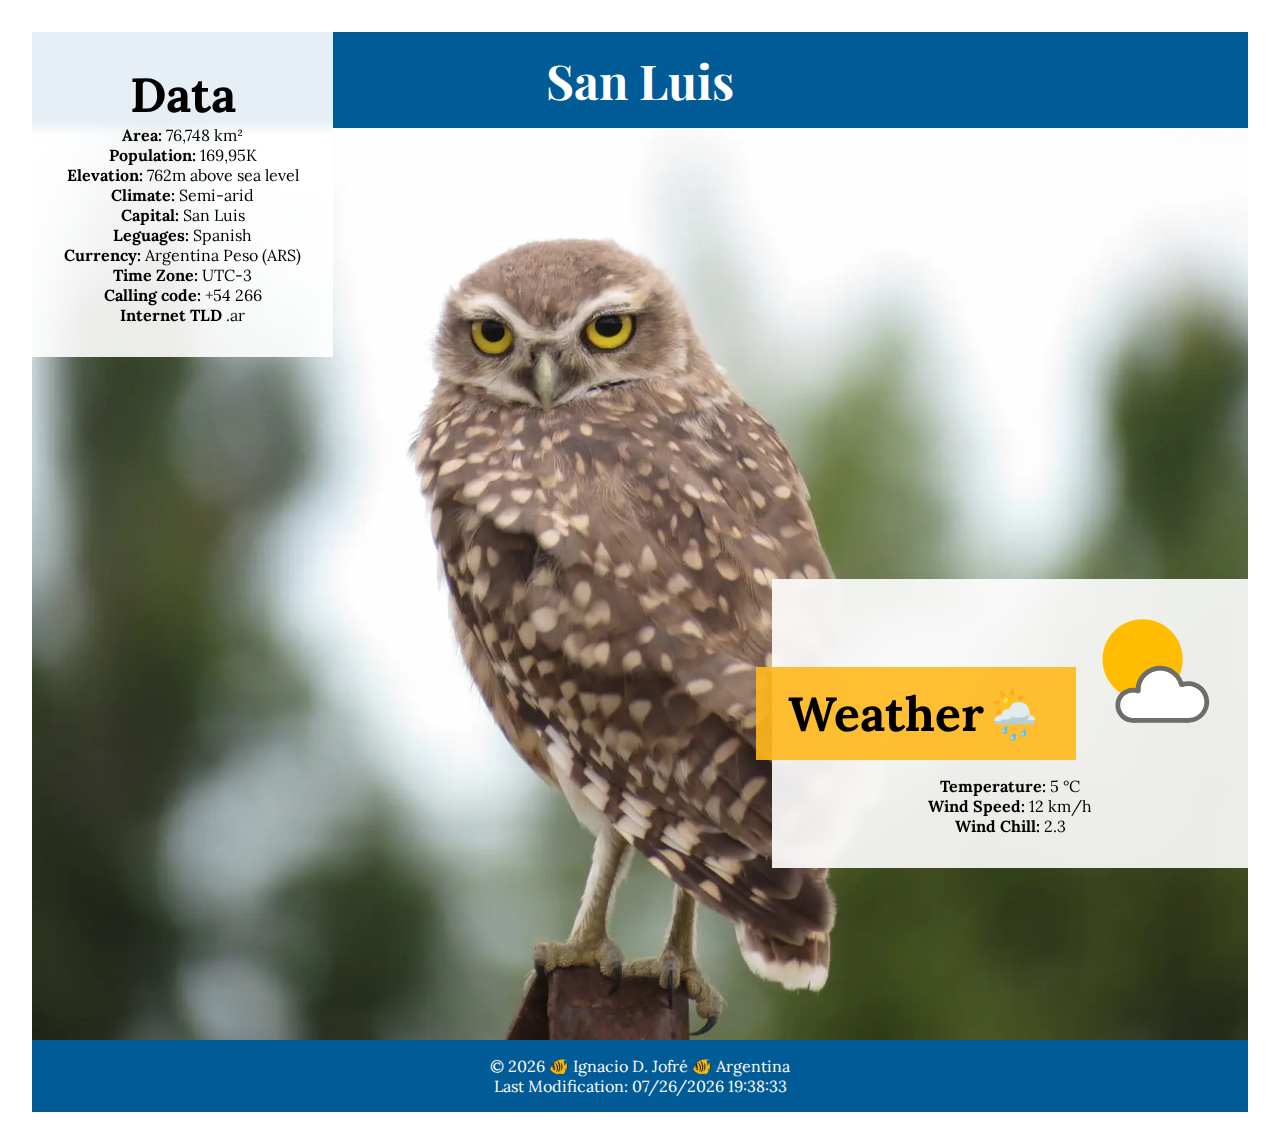
<file: place.html>
<!DOCTYPE html>
<html lang="en">
<head>
  <meta charset="UTF-8">
  <meta name="viewport" content="width=device-width, initial-scale=1.0">
  <title>W03 Assignment | Country Page</title>
  <meta name="description" content="Take a look at my beautiful San Luis, a small paradise with beautifull flora and fauna.">
  <meta name="author" content="Ignacio Damian Jofré Alonso">

  <link rel="stylesheet" href="styles/place.css">
  <link rel="stylesheet" href="styles/place-large.css">
  <script src="scripts/place.js" defer></script>

  <link rel="preconnect" href="https://fonts.googleapis.com">
  <link rel="preconnect" href="https://fonts.gstatic.com" crossorigin>
  <link  href="https://fonts.googleapis.com/css2?family=Lora:wght@400..700&family=Playfair+Display:wght@400..900&display=swap" rel="stylesheet">

</head>
<body>

  <header>
    <h1>San Luis</h1>
  </header>

  <main>
    <section class="hero">
      <picture>
        <source media="(min-width: 1000px)" srcset="images/owl-large.webp">
        <source media="(min-width: 600px)" srcset="images/owl-medium.webp">
        <img src="images/owl-small.webp" alt="Owl family">
      </picture>
    </section>

    <section class="data card">
      <h2>Data</h2>

      <p><strong>Area:</strong> 76,748 km²</p>
      <p><strong>Population:</strong> 169,95K</p>
      <p><strong>Elevation:</strong> 762m above sea level</p>
      <p><strong>Climate:</strong> Semi-arid</p>
      <p><strong>Capital:</strong> San Luis</p>
      <p><strong>Leguages:</strong> Spanish</p>
      <p><strong>Currency:</strong> Argentina Peso (ARS)</p>
      <p><strong>Time Zone:</strong> UTC-3</p>
      <p><strong>Calling code:</strong> +54 266</p>
      <p><strong>Internet TLD</strong> .ar</p>

    </section>

    <section class="weather card">
      <picture>
        <h2 class="weather-title">Weather</h2>
        <img class="weather-icon" src="images/weather-svgrepo-com.svg" alt="Weather icon">
      </picture>

      <p><strong>Temperature: </strong><span id="temperature">5</span> °C</p>
      <p><strong>Wind Speed: </strong><span id="windSpeed">12</span> km/h</p>
      <p><strong>Wind Chill: </strong><span id="windChill"></span></p>
    </section>
  </main>

  <footer>
    <p class="copyright">&copy; <span id="currentyear"></span> 🐠 Ignacio D. Jofré 🐠 Argentina </p>
    <p class="last-modified"> Last Modification: <span id="lastModified"></span></p>
  </footer>
</body>
</html>
</file>
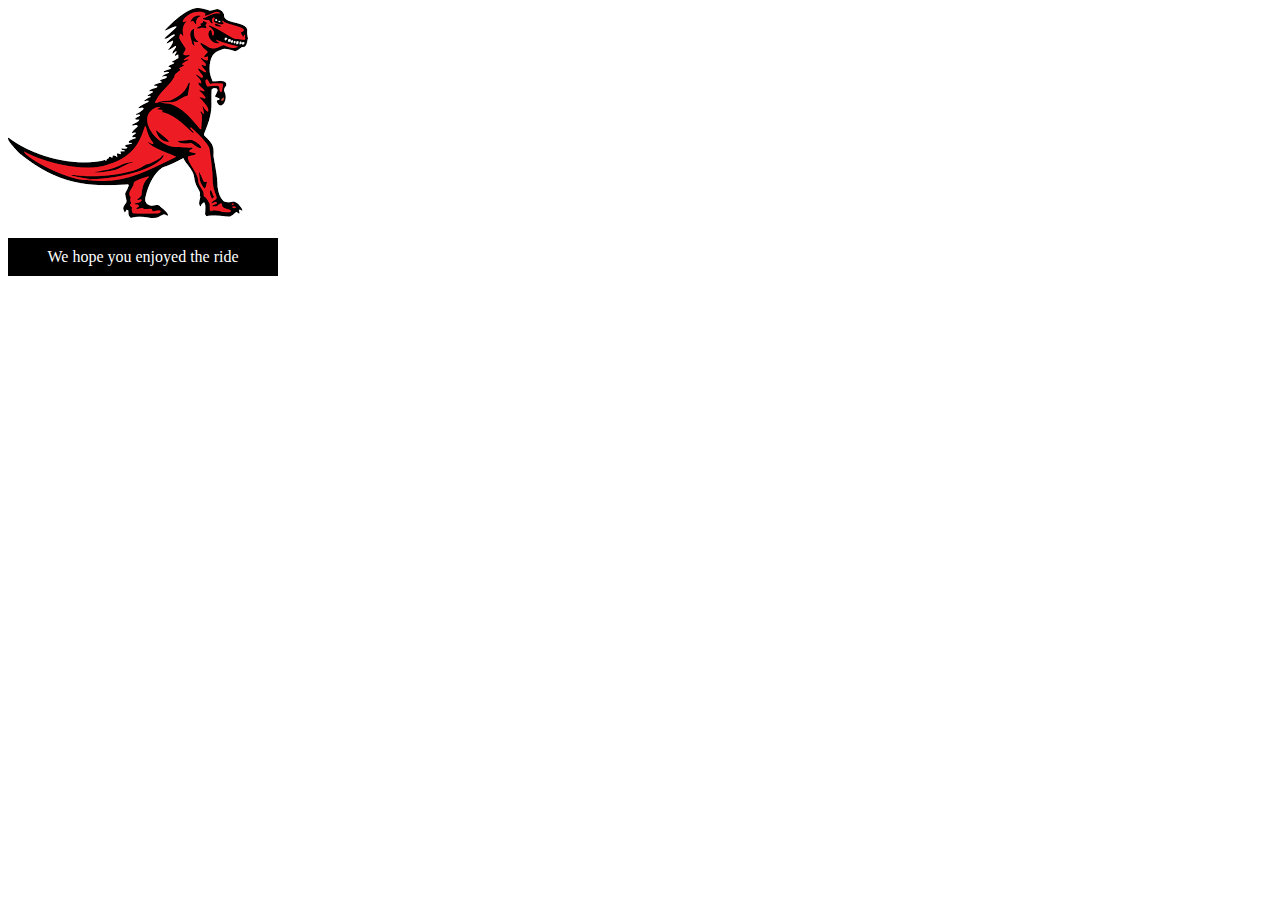
<file: sample/document-manipulation.html>
<!DOCTYPE html>
<html lang="en-US">

<head>
  <meta charset="utf-8">
  <meta name="viewport" content="width=device-width, initial-scale=1.0">
  <title>Simple DOM example</title>
  <style>
    .highlight {
      color: white;
      background-color: black;
      padding: 10px;
      width: 250px;
      text-align: center;
    }
  </style>
</head>

<body>
  <section>
    <img src="images/dinosaur.png"
      alt="A red Tyrannosaurus Rex: A two legged dinosaur standing upright like a human, with small arms, and a large head with lots of sharp teeth.">
    <p>Here we will add a link to the <a href="https://www.mozilla.org/">Mozilla homepage</a></p>
  </section>
  <script>
    const link = document.querySelector("a");
    /* Now we have the element reference stored in a variable */
    link.textContent = "Mozilla Developer Network";
    link.href = "https://developer.mozilla.org";

    /*  let's start by grabbing a reference to our <section> element */
    const sect = document.querySelector("section");/*1️⃣ Seleccionás dónde lo vas a meter */
    /* Now let's create a new paragraph using Document.createElement() 
    and give it some text content in the same way as before: */
    const para = document.createElement("p");/* 2️⃣ Creás el elemento nuevo*/
    para.textContent = "We hope you enjoyed the ride";
    /* You can now append the new paragraph */
    sect.appendChild(para);/* 3️⃣ Lo metés dentro del HTML (DOM)*/
    /*appendChild() lo mete dentro del HTML visible, sin eso, el elmento solo existe en memoria pero no aparece en el documento */

    /* we will create the text node*/
    const text = document.createTextNode(
      "- the premier source for web deevelopment knowledge.",
    );
    /* Now we'll grab a reference to the paragraph the link 
    is inside, and append the text node to it: */
    const linkPara = document.querySelector("p");
    linkPara.appendChild(text);
    /* That's most of what you need for adding nodes to the 
    DOM — you'll make a lot of use of these methods when 
    building dynamic interfaces (we'll look at some examples later). */

    /*Moving and removing elements  */

    sect.appendChild(linkPara);/* Lo mueve en el html DOM para abajo */
    linkPara.remove(); /* Lo elimina */


      para.classList.add("highlight");
  </script>
</body>

</html>
</file>
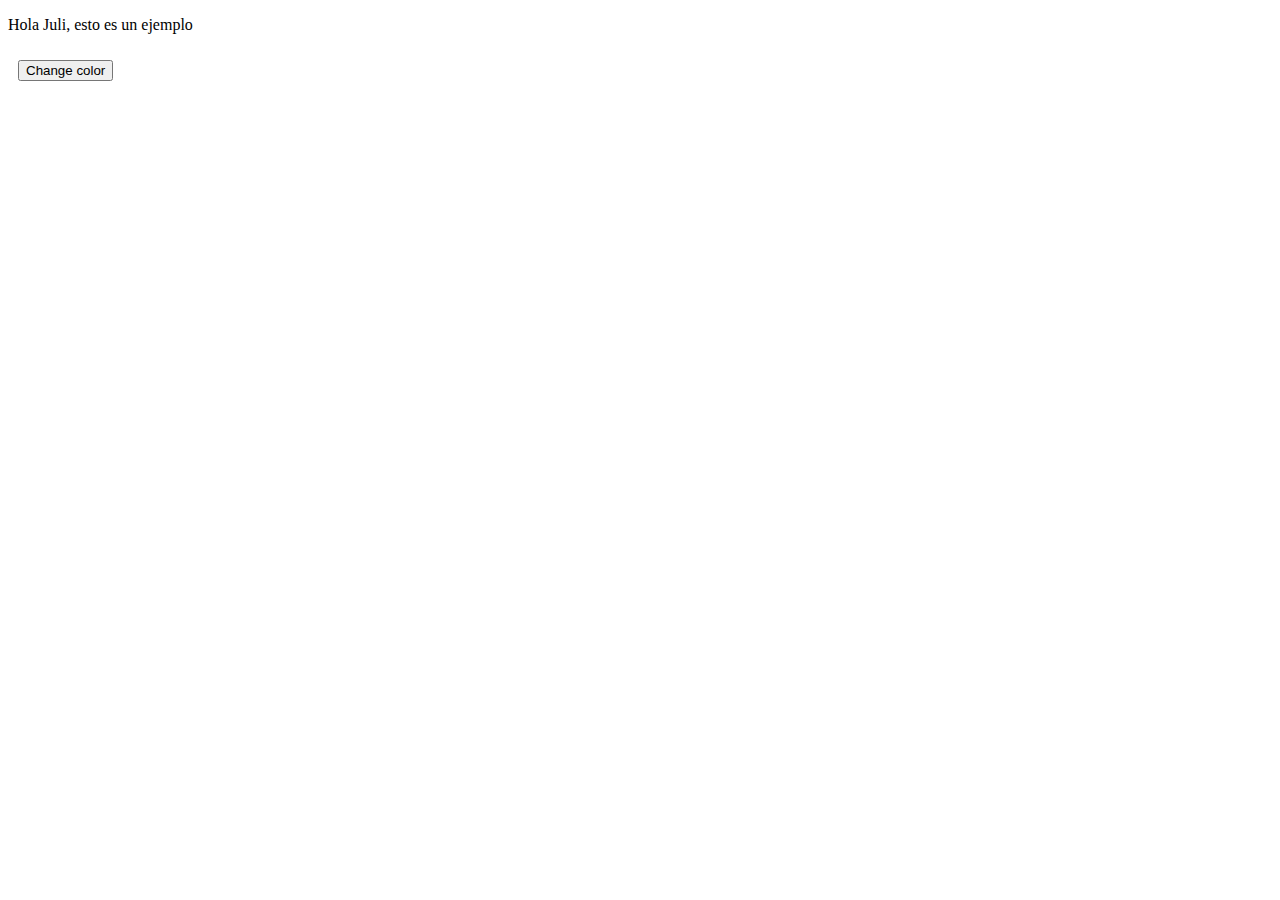
<file: sample/random-color-addeventlistener.html>
<!DOCTYPE html>
<html lang="en-US">

<head>
  <meta charset="utf-8">
  <meta name="viewport" content="width=device-width">
  <title>Random color example — event handler attribute</title>
  <style>
    button {
      margin: 10px;
    }
  </style>
</head>

<body>
  <p>Hola Juli, esto es un ejemplo</p>
  <button>Change color</button>
  <script>
    const btn = document.querySelector('button');

    function random(number) {
      return Math.floor(Math.random() * (number + 1));
    }

    btn.addEventListener('click', () => {
      const rndCol = `rgb(${random(255)}, ${random(255)}, ${random(255)})`;
      document.body.style.backgroundColor = rndCol;
    });
  </script>
</body>

</html>
</file>
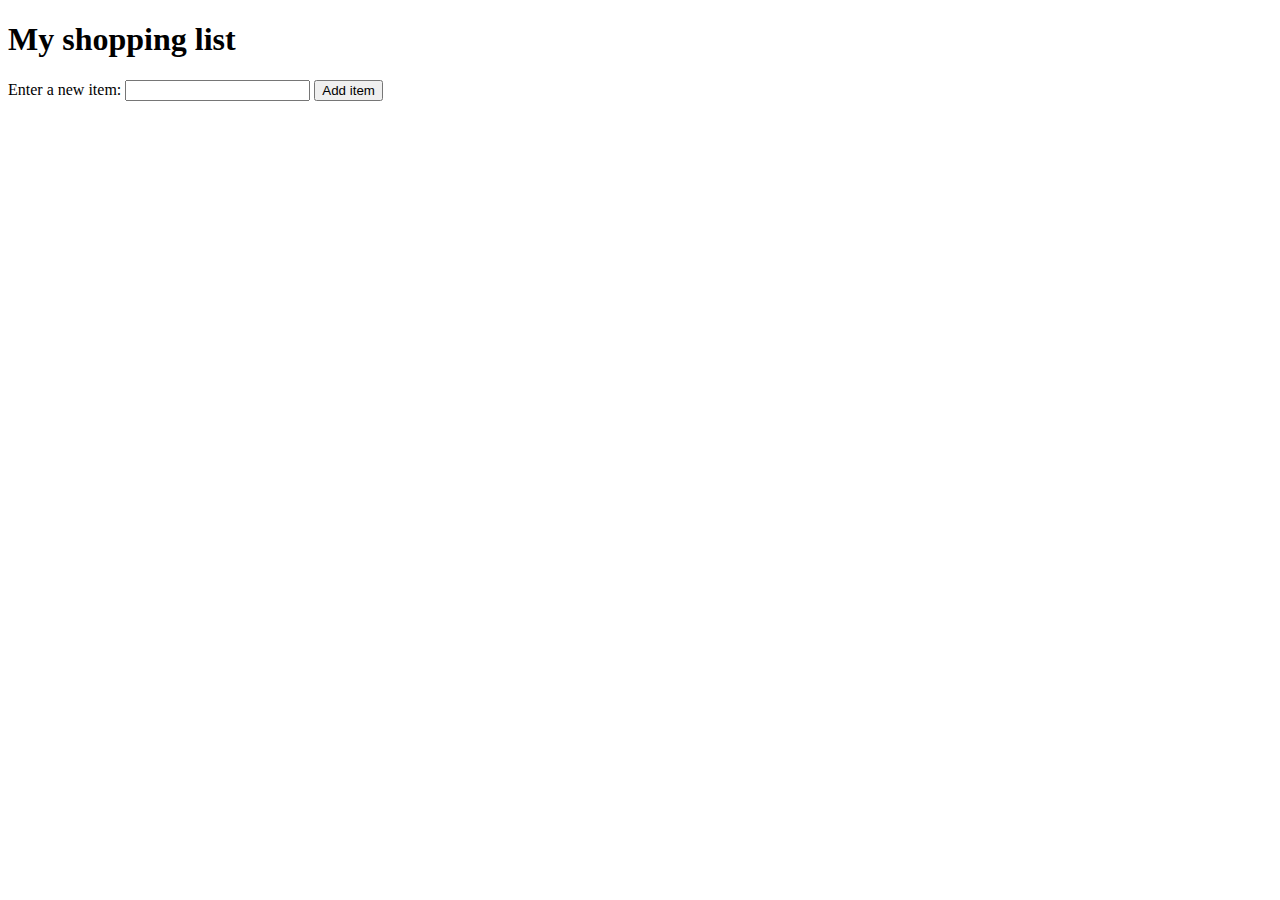
<file: sample/shopping-list.html>
<!DOCTYPE html>
<html lang="en-US">

<head>
  <meta charset="utf-8">
  <meta name="viewport" content="width=device-width, initial-scale=1.0">
  <title>Shopping list example</title>
  <style>
    li {
      margin-bottom: 10px;
    }

    li button {
      font-size: 12px;
      margin-left: 20px;
      color: #666;
    }
  </style>
</head>

<body>

  <h1>My shopping list</h1>

  <form>
    <label for="item">Enter a new item:</label>
    <input type="text" name="item" id="item">
    <button>Add item</button>
  </form>

  <ul>
    <!-- Acá van a aparecer los items -->
  </ul>

  <script>
    /* Create three variables that hold references to the list (<ul>), <input>, and <button> elements. */

    /* 1) Referencia a la lista (<ul>) */
      const list = document.querySelector('ul');/* sin id */
    /* 2) Referenci a la input */
    const input = document.querySelector('input');/* este tiene id */
    /* Referencia  al boton */
    const button = document.querySelector('button');

    /* Create a function that will run in response to the button being clicked. */

    button.addEventListener('click', addItem); /* Cuando hagan clic, ejecuta la funcion addItem */

    /* Inside the function body, start by calling preventDefault(). 
    Since the ❗input is wrapped in a form element❗, pressing the 
    Enter key will trigger the form to submit. The call to preventDefault() 
    will prevent the form from refreshing the page so a new item can be added to the list instead. */

    function addItem(event) { /*event → objeto que representa lo que pasó.*/
      event.preventDefault();/*.preventDefault() → evita que el form haga su acción por defecto.*/
    

    /* Tambien se puede escribir mas corto pero no seria reutilizable
     button.addEventListener("click", (event) => {
      event.preventDefault();

      const myItem = input.value;
      input.value = "";                 */

    /*2️⃣ storing the current value of the input in a variable. */

      const myItem = input.value;/*input.value → es el texto que escribió el usuario. Lo guardamos en newItem para usarlo más tarde.*/

    /*Next, clear the input element by setting its value to an empty string ("").*/

     input.value = ""; /* Limpia el input */

    /* Create three new elements — a list item (<li>), a <span>, and a <button> — and store them in variables. */

      const listItem = document.createElement('li');
      const listText = document.createElement('span');/* donde va el texto */
      const listBtn = document.createElement('button');/* boton de borrar */

      listText.textContent = myItem;
      listBtn.textContent = "Delete";

    /* Append the span and button as children of the list item. */

      listItem.appendChild(listText);
      listItem.appendChild(listBtn);

    /* Set the text content of the span to the input value you saved earlier, and set the text content of the button to Delete. */

    list.appendChild(listItem);/* Agregar el <li> final a la lista <ul> */
    
    /* Attach an event handler to the Delete button so that, when clicked, it removes the entire list item (<li>...</li>). */

    listBtn.addEventListener('click',() => {
      list.removeChild(listItem);
    });
  /* deleteButton.addEventListener('click', function() {
      list.removeChild(li);
    }); Esta es la version clasica de como se escribe */

    /* Finally, use the focus() method to focus the input element, so it's ready for entering the next shopping list item. */

    input.focus(); /* Así podés escribir sin hacer clic: */

  }
  </script>
</body>

</html>

<p>
</file>
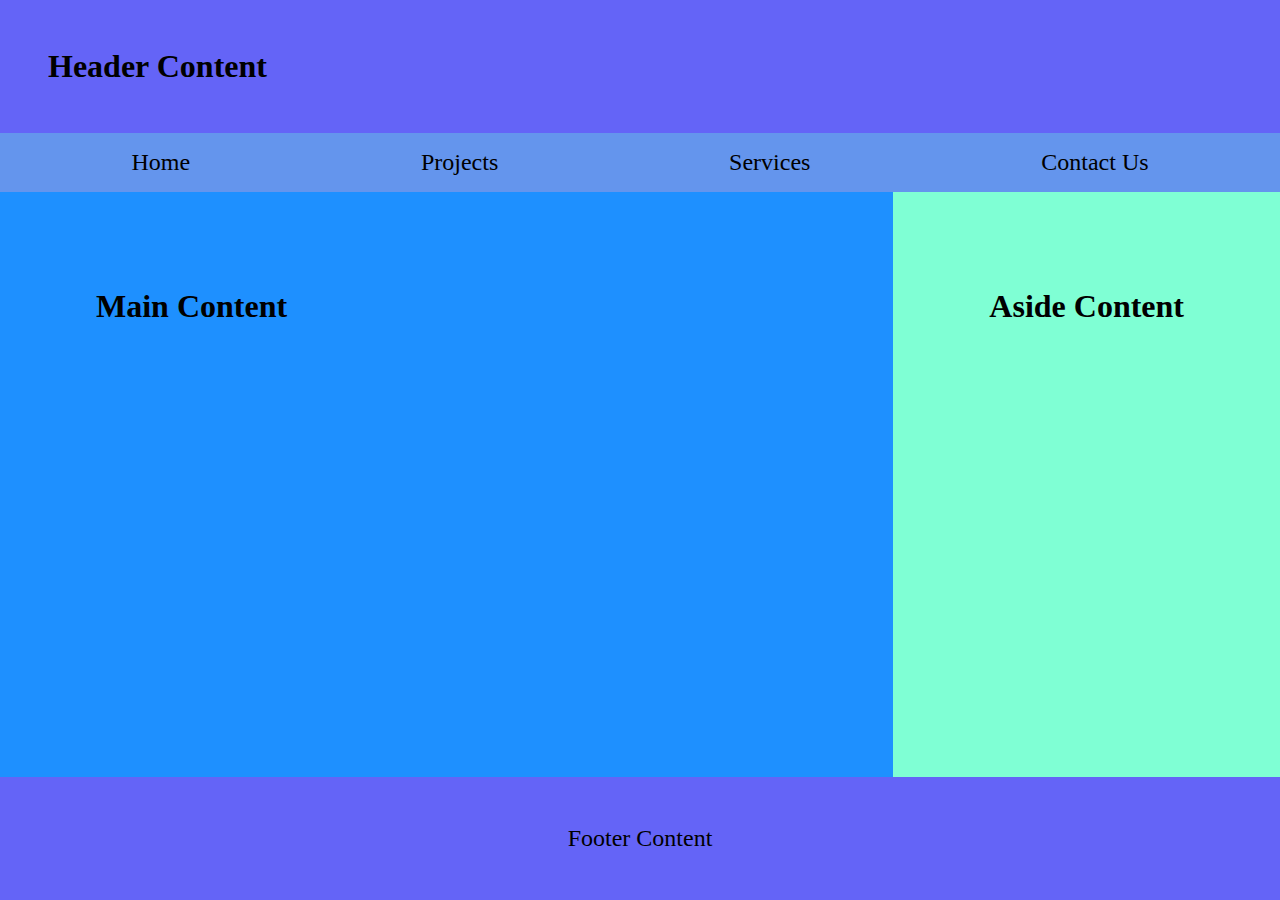
<file: week01/basic-layout.html>
<!DOCTYPE html>
<html lang="en">
<head>
    <link rel="stylesheet" href="styles/layout.css">
    <meta charset="UTF-8">
    <meta name="viewport" content="width=device-width, initial-scale=1.0">
    <title>Ignacio Jofre | WDD 131</title>
</head>
<body>
    <header>
        <h1>Header Content</h1>
        <nav>
            <ul class="navigation">
                <li><a href="#">Home</a></li>
                <li><a href="www/">Projects</a></li>
                <li><a href="www/">Services</a></li>
                <li><a href="www/">Contact Us</a></li>
            </ul>
        </nav>
    </header>
    <main>
        <h1>Main Content</h1>
    </main>
    <aside>
        <h1>Aside Content</h1>
    </aside>
    <footer>
        <p>Footer Content</p>
    </footer>
    
</body>
</html>
</file>
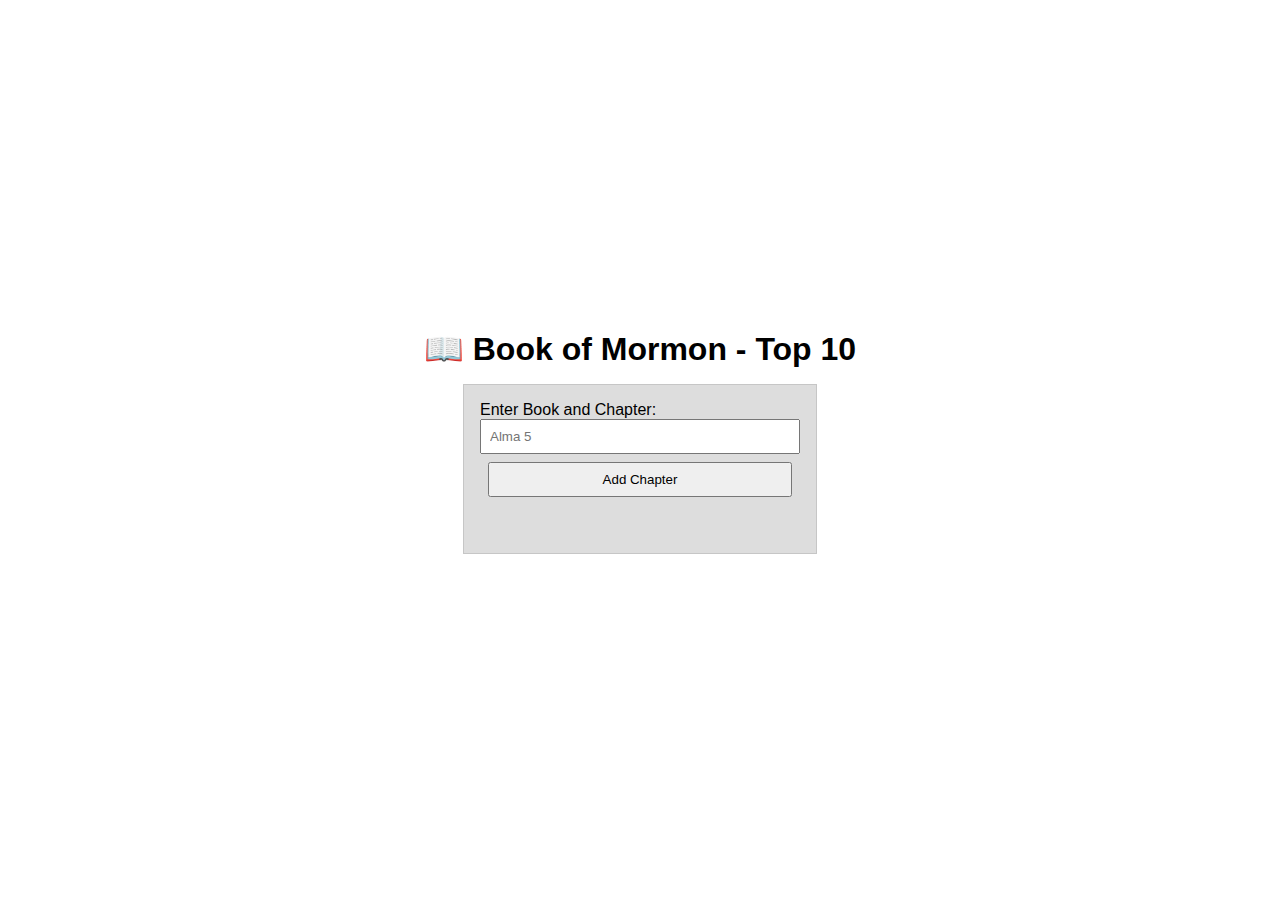
<file: week02/bom.html>
<!DOCTYPE html>
<html lang="en">
<head>
  <meta charset="UTF-8">
  <meta name="viewport" content="width=device-width, initial-scale=1.0">
  <title>Document Object Model Activity</title>
  <link rel="stylesheet" href="styles/bom.css">
  <link rel="app.js"  >

</head>
<body>
  <h1>📖 Book of Mormon - Top 10</h1>
  <main>
    <label for="favchap">Enter Book and Chapter: </label>
    <input type="text" id="favchap" placeholder="Alma 5">
    <button type="submit">Add Chapter</button>
    <ul id="list"></ul>
  </main>
</body>
</html>
</file>
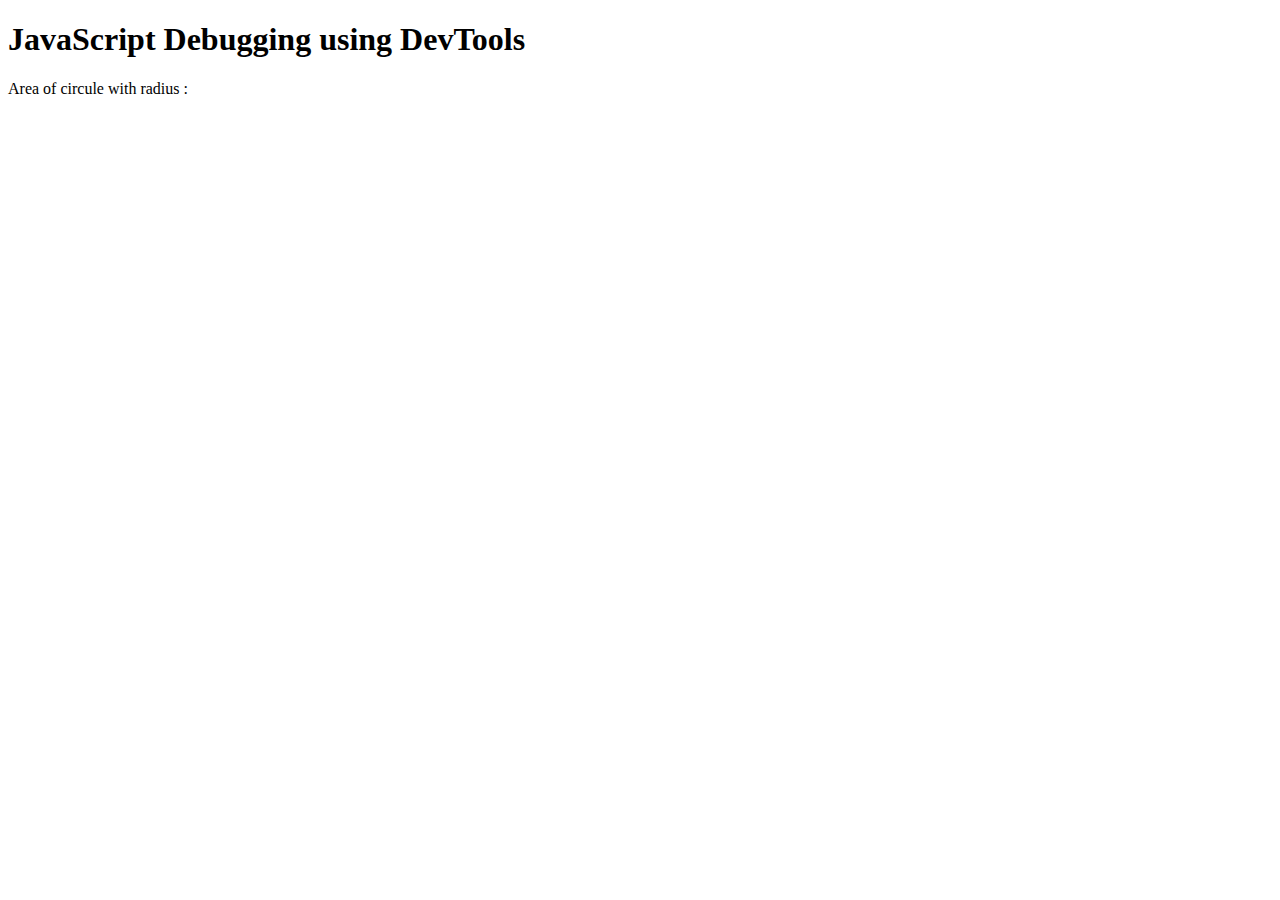
<file: week02/debugging.html>
<!DOCTYPE html>
<html lang="en">
<head>
  <meta charset="UTF-8">
  <meta name="viewport" content="width=device-width, initial-scale=1.0">
  <title>Debugging</title>

  <script src="scripts/debugging.js" defer></script>
</head>
<body>
  <h1>JavaScript Debugging using DevTools</h1>
  <p>Area of circule with radius <span id="radius"></span>: <span id="area"></span></p>
</body>
</html>
</file>
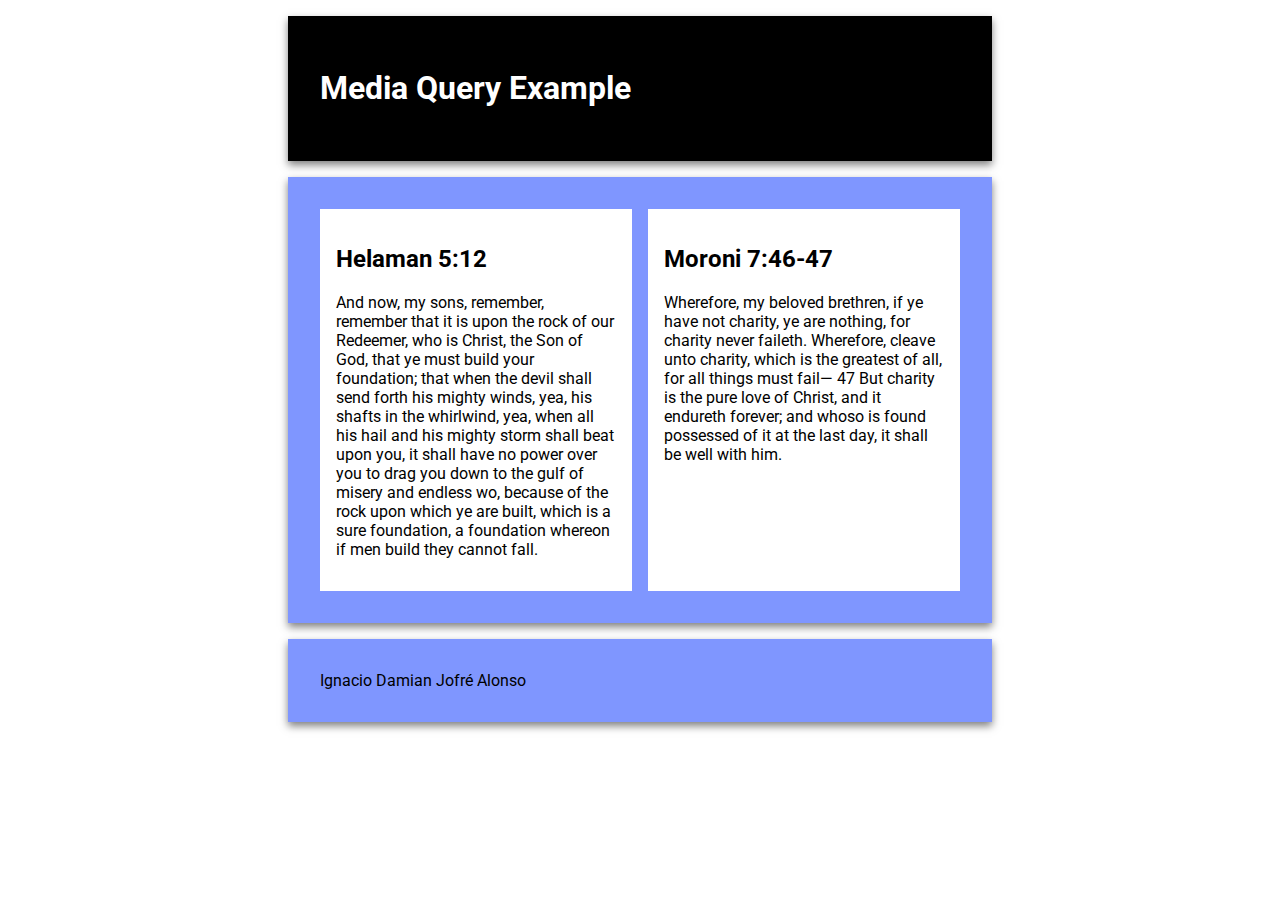
<file: week02/media-query.html>
<!DOCTYPE html>
<html lang="en">
<head>
  <meta charset="UTF-8">
  <meta name="viewport" content="width=device-width, initial-scale=1.0">
  <title>Media Query Practice</title>
  <meta name="description" content="Media query learning activity example page.">
  <meta name="author" content="Ignacio Damian Jofré Alonso">
  <link rel="preconnect" href="https://fonts.googleapis.com">
  <link rel="preconnect" href="https://fonts.gstatic.com" crossorigin>
  <link
    href="https://fonts.googleapis.com/css2?family=Playfair+Display:ital,wght@0,400..900;1,400..900&family=Roboto:ital,wght@0,100..900;1,100..900&display=swap"
    rel="stylesheet">
  <link rel="stylesheet" href="styles/media-query.css">
  <link rel="stylesheet" href="styles/media-query-large.css">
</head>
<body>
  <header>
    <h1>Media Query Example</h1>
  </header>
  <main>
    <section>
      <h2>Helaman 5:12</h2>
      <p>And now, my sons, remember, remember that it is upon the rock of our Redeemer, who is Christ, the Son of God, that ye
      must build your foundation; that when the devil shall send forth his mighty winds, yea, his shafts in the whirlwind,
      yea, when all his hail and his mighty storm shall beat upon you, it shall have no power over you to drag you down to the
      gulf of misery and endless wo, because of the rock upon which ye are built, which is a sure foundation, a foundation
      whereon if men build they cannot fall.</p>
    </section>
    <section>
      <h2>Moroni 7:46-47</h2>
      <p>Wherefore, my beloved brethren, if ye have not charity, ye are nothing, for charity never faileth. Wherefore, cleave
      unto charity, which is the greatest of all, for all things must fail—
      
      47 But charity is the pure love of Christ, and it endureth forever; and whoso is found possessed of it at the last day,
      it shall be well with him.</p>
    </section>
  </main>
  <footer>
    Ignacio Damian Jofré Alonso
  </footer>
</body>
</html>
</file>
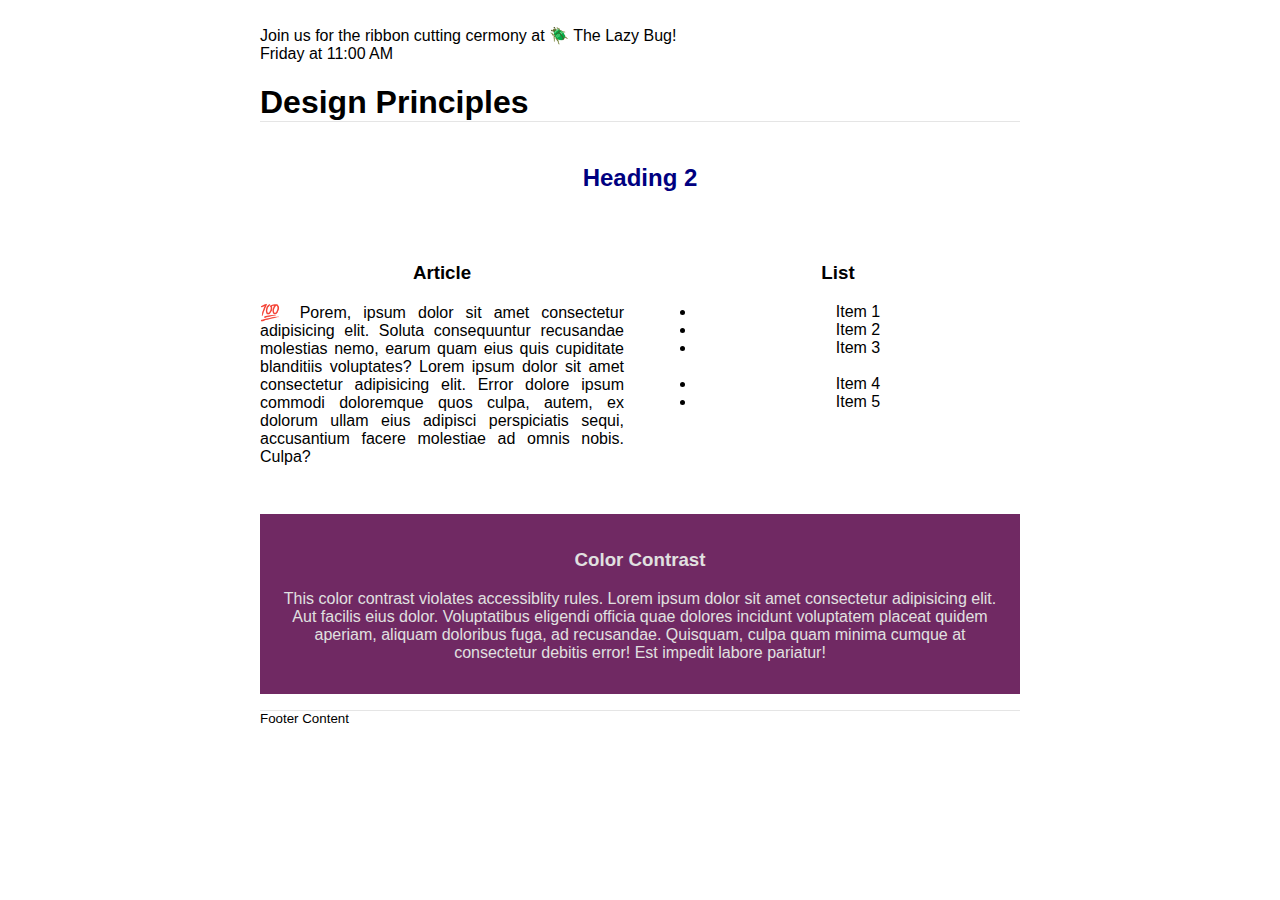
<file: week03/design.html>
<!DOCTYPE html>
<html lang="en">
<head>
  <meta charset="UTF-8">
  <meta name="viewport" content="width=device-width, initial-scale=1.0">

  <title>Document</title>

  <link rel="stylesheet" href="styles/design.css">
</head>
<body>
  <header>
    <div class="banner"><br>Join us for the ribbon cutting cermony at 🪲 The Lazy
    Bug!<br>Friday at 11:00 AM</div>
    <h1>Design Principles</h1>
  </header>
  <main>
    <h2>Heading 2</h2>
    <section>
      <h3>Article</h3>
      <article>
        <p>💯 Porem, ipsum dolor sit amet consectetur adipisicing elit. Soluta consequuntur recusandae molestias nemo,
          earum quam eius quis cupiditate blanditiis voluptates? Lorem ipsum dolor sit amet consectetur adipisicing elit.
          Error dolore ipsum commodi doloremque quos culpa, autem, ex dolorum ullam eius adipisci perspiciatis sequi,
          accusantium facere molestiae ad omnis nobis. Culpa?</p>
      </article>
    </section>
    <section>
      <h3>List</h3>
      <ul>
        <li>Item 1</li>
        <li>Item 2</li>
        <li>Item 3<br><br></li>
        <li>Item 4</li>
        <li>Item 5</li>
      </ul>
    </section>
    <div class="callout">
      <h3>Color Contrast</h3>
      <p>This color contrast violates accessiblity rules. Lorem ipsum dolor sit amet consectetur adipisicing elit. Aut
        facilis eius dolor. Voluptatibus eligendi officia quae dolores incidunt voluptatem placeat quidem aperiam, aliquam
        doloribus fuga, ad recusandae. Quisquam, culpa quam minima cumque at consectetur debitis error! Est impedit labore
        pariatur!</p>
    </div>
  </main>
  <footer>
    Footer Content
  </footer>
</body>
</html>
</file>
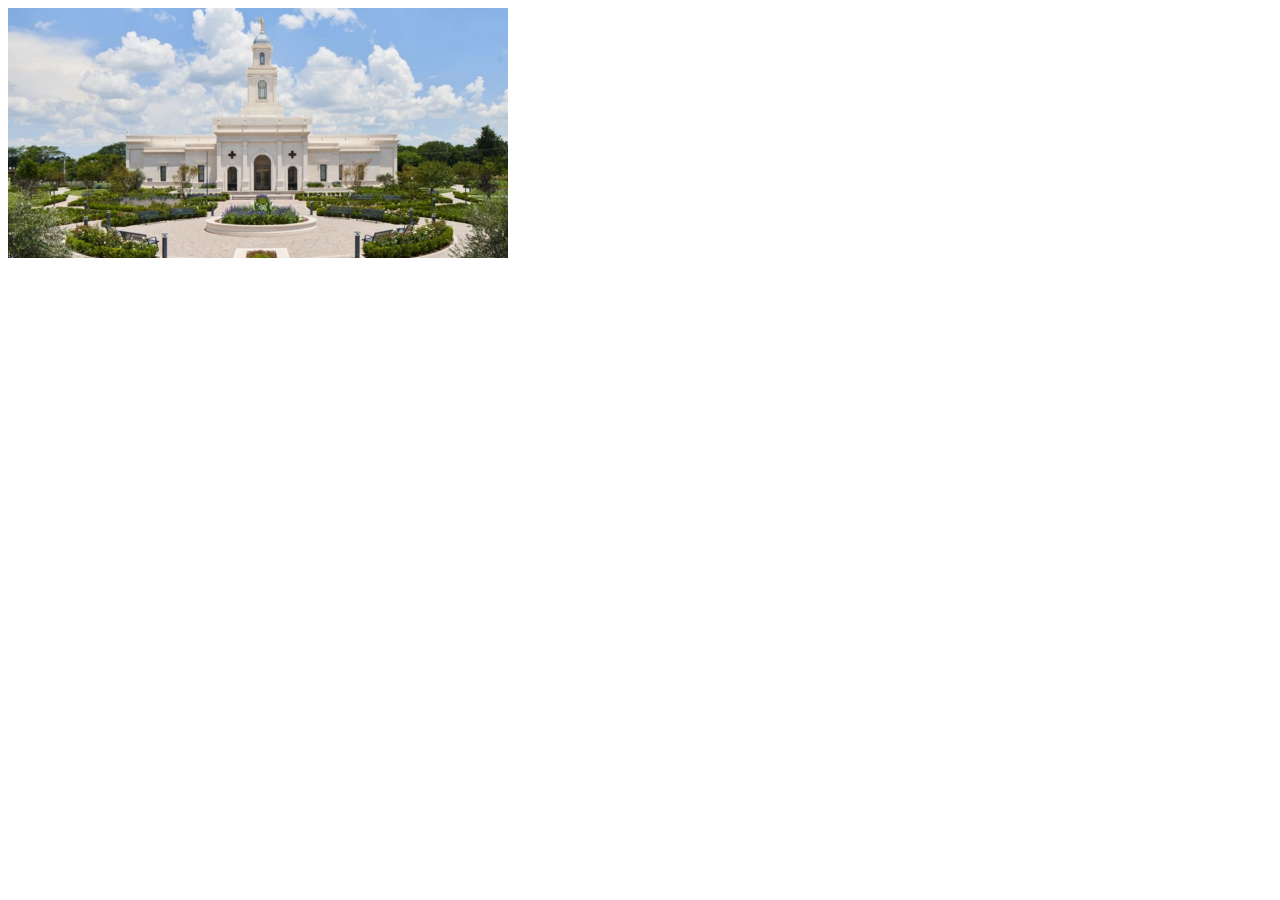
<file: week03/responsive-images.html>
<!DOCTYPE html>
<html lang="en">
<head>
  <meta charset="UTF-8">
  <meta name="viewport" content="width=device-width, initial-scale=1.0">
  <title>Document</title>
</head>
<body>
  <main>
    <div class="hero">
      <picture>
        <source media="(min-width: 1000px)" srcset="images/hero-large.webp">
        <source media="(min-width: 500px)" srcset="images/hero-medium.webp">
        <img src="images/hero-small.webp" alt="Argentina Salta Temple" width="500" height="250">
      </picture>
    </div>
  </main>
</body>
</html>
</file>
<file: styles/place.css>
:root {
  --primary-color: #005B96; /* Argentina that aprove CSS Overview  */
  --secondary-color: #ffffff;
  --tertiary-color: #FFB81C; /* black text */
  --font-body: "Lora", sans-serif;
  --font-heading: "Playfair Display", sans-serif;
}

* {
  margin: 0;
  padding: 0;
  box-sizing: border-box;
}

body {
  margin: 2rem;
  font-family: var(--font-body);
}

h1 {
  font-family: var(--font-heading);
  font-size: 3rem;
}

h2 {
  font-size: 3rem;
}

.hero img {
  width: 100%;
  height: auto;
  display: block;
}

header, footer {
  background-color: var(--primary-color);
  color: var(--secondary-color);
  text-align: center;
  padding: 1rem;

}

.weather-icon {
  width: 120px;
  height: auto;
}

.card {
  background-color: var(--tertiary-color);
  display: flex;
  flex-direction: column;
  text-align: center;
  padding: 2rem;
}
</file>
<file: styles/place-large.css>
@media only screen and (min-width: 60em){
  .hero .weather-icon {
    display: none;
  }

  .weather-title::after {
    content: "🌦️";
  }

  .hero {
    position: relative;
  }

  .data {
    position: absolute;
    top: 2rem;
    left: 2rem;
  }

  .weather {
    position: absolute;
    bottom: 2rem;
    right: 2rem;
  }

  .card {
    background-color: rgb(255 255 255 / 0.9);
    backdrop-filter: blur(6px);
  }

  .weather-title {
    background-color: rgb(255 184 28 / 90%);
    padding: 1rem 2rem;
    margin-left: -3rem;
    margin-right: 1rem;
    display: inline-block;
    margin-bottom: 1rem;
  }

  .data-title {
    background-color: rgb(255 184 28 / 80%);
    padding: 1rem 4rem;
    margin-left: -5rem;
    margin-right: 1rem;
    display: inline-block;
    margin-bottom: 1rem;
  }


}
</file>
<file: week01/styles/layout.css>
:root{
    --padding: 3rem;
}

*{
    margin: 0;
    padding: 0;
}

body{
    display: grid;
    height: 100vh; /* use all the heigth of the window */
    grid-template: auto 1fr auto / 300px 1fr; /* [rows] / [columns] */
}

header{
    background-color: #6464f7;
    grid-column: 1 / 4;
}

h1{
    padding: var(--padding)
}

.navigation{
    list-style: none;
    display: flex;
    justify-content: space-around;
    background-color: cornflowerblue;
    align-items: center;
    padding: 1rem;
    font-size: 1.5rem;
}

.navigation a{
    text-decoration: none;
    color: black;
}

main{
    background-color: dodgerblue;
    grid-column: 1 / 3;
    padding: var(--padding);
}

aside{
    background-color: aquamarine;
    grid-column: 3 / 4;
    padding: var(--padding);
}

footer{
    background-color: #6464f7;
    padding: var(--padding);
    grid-column: 1 / 4;
    text-align: center;
    font-size: 1.5rem;
}
</file>
<file: week02/styles/bom.css>
* {
  margin: 0;
  padding: 0;
}

body {
  height: 100vh;
  display: flex;
  flex-direction: column;
  align-items: center;
  justify-content: center;
  font-family: Acme, Arial, sans-serif;
}

h1 {
  font-size: 1.5rem;
}

main {
  margin: 1rem auto;
  border: 1px solid rgb(0 0 0 / 0.1);
  padding: 1rem;
  background-color: #ddd;
  display: flex;
  flex-direction: column;
}

input,
button {
  padding: 0.5rem;
}

button {
  margin: 0.5rem;
}

.delete {
  width: fit-content;
}

.input {
  display: flex;
  gap: 1rem;
}

.list {
  padding: 0.5rem;
}

ul {
  margin: 1rem;
  list-style: none;
}

li { /* Esto no lo veo en el HTML porque lo creo en el js */
  display: flex;
  align-items: center;
  justify-content: space-between;
}

@media only screen and (min-width: 32.5em) {
  h1 {
    font-size: 2rem;
  }

  main {
    width: 320px;
  }
}
</file>
<file: week02/styles/media-query.css>
body {
  font-family: 'Roboto', sans-serif;
}

header, main, footer {
  max-width: 640px;
  margin: 1rem auto;
  box-shadow: 0 4px 8px rgb(0 0 0 / 0.5);
  padding: 2rem;
  background-color: #7F96FF;
}

main {
  display: grid;
  grid-template-columns: 1fr;
  gap: 1rem;
}

section {
  background-color: #fff;
  padding: 1rem;
}
</file>
<file: week02/styles/media-query-large.css>
@media screen and (min-width: 500px) {
  header {
    background-color: black;
    color: #fff;
  }

  main {
    grid-template-columns: 1fr 1fr;
  }
}
</file>
<file: week03/styles/design.css>
body {
  font-family: Roboto, helvetica, sans-serif;
}

header,
main,
footer {
  max-width: 760px;
  margin: 0 auto;
}

marquee {
  padding: 1rem;
  background-color: #eee;
}

h1 {
  border-bottom: 1px solid rgba(0, 0, 0, 0.1);
}

main {
  display: grid;
  grid-template-columns: 1fr 1fr;
  gap: 2rem;
  text-align: center;
}

h2 {
  color: navy;
  text-align: left;
  grid-column: 1 / 3; /* or span 2 */
  text-align: center;
}

article p {
  text-align: justify;
}

.callout {
  color: #e0e0e0;
  background-color: #702963;
  padding: 1rem;
  grid-column: 1 / 3;
}

footer {
  margin-top: 1rem;
  border-top: 1px solid rgba(0, 0, 0, 0.1);
  font-size: smaller;
  text-align: left;
}
</file>
